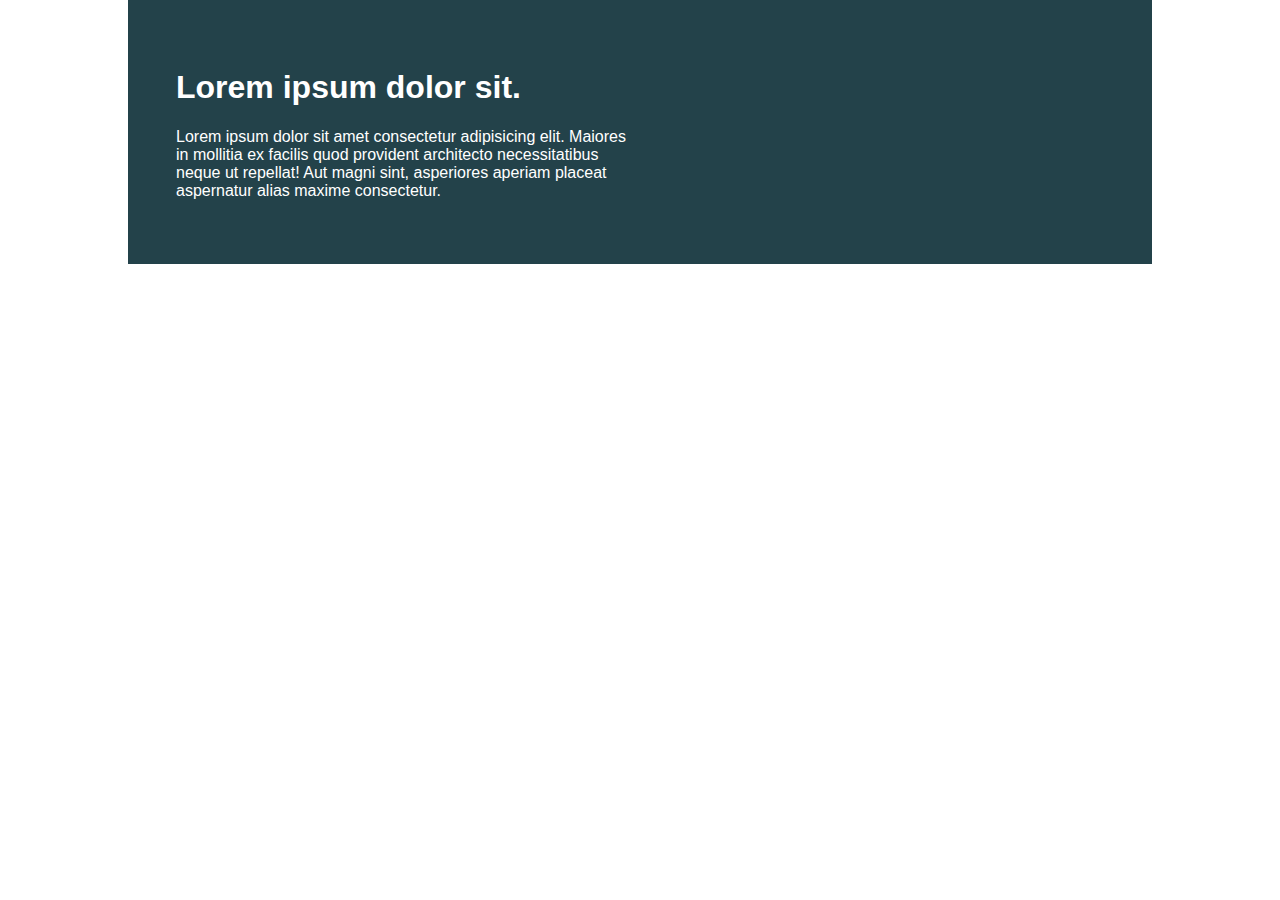
<file: challenge01/index.html>
<!DOCTYPE html>
<html lang="en">
  <head>
    <meta charset="UTF-8" />
    <meta name="viewport" content="width=device-width, initial-scale=1.0" />
    <title>Day 01</title>

    <link rel="stylesheet" href="style.css" />
  </head>

  <body>
    <div class="container">
      <div class="intro-content">
        <h1>Lorem ipsum dolor sit.</h1>
        <p>
          Lorem ipsum dolor sit amet consectetur adipisicing elit. Maiores in
          mollitia ex facilis quod provident architecto necessitatibus neque ut
          repellat! Aut magni sint, asperiores aperiam placeat aspernatur alias
          maxime consectetur.
        </p>
      </div>
    </div>
  </body>
</html>
</file>
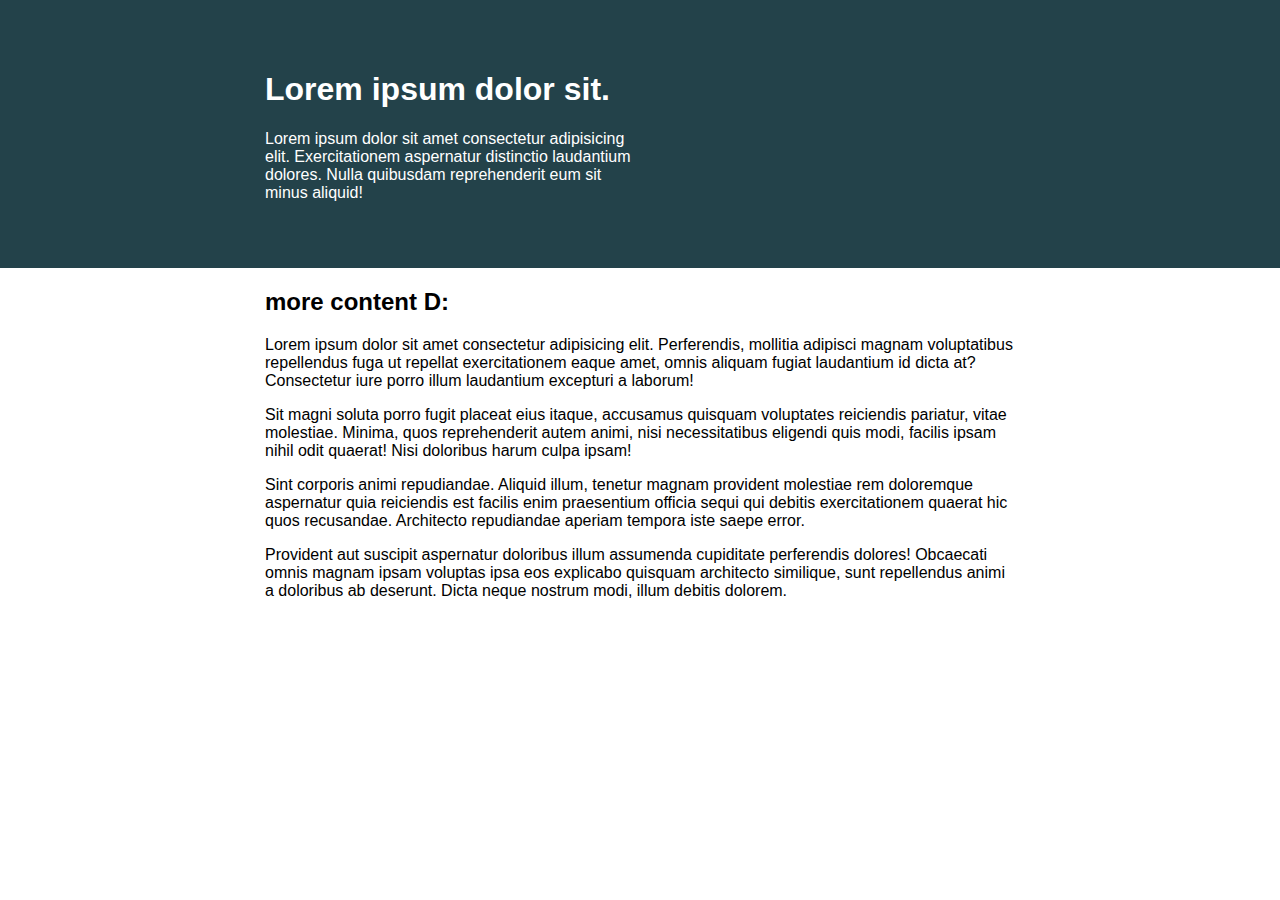
<file: challenge02/index.html>
<!DOCTYPE html>
<html lang="en">
<head> 
    <meta charset="UTF-8">
    <meta name="viewport" content="width=device-width, initial-scale=1.0">
    <title>Day 01</title>
 
    <link rel="stylesheet" href="style.css">
</head>
<body>

    <div class="intro">
        <div class="container">
            <div class="intro-content">
                <h1>Lorem ipsum dolor sit.</h1>
                <p>Lorem ipsum dolor sit amet consectetur adipisicing elit. Exercitationem aspernatur distinctio laudantium dolores. Nulla quibusdam reprehenderit eum sit minus aliquid!</p>
            </div>
        </div>
    </div>


    <div class="container">
        <h2>more content D:</h2>
        <p>Lorem ipsum dolor sit amet consectetur adipisicing elit. Perferendis, mollitia adipisci magnam voluptatibus repellendus fuga ut repellat exercitationem eaque amet, omnis aliquam fugiat laudantium id dicta at? Consectetur iure porro illum laudantium excepturi a laborum!</p>
        <p>Sit magni soluta porro fugit placeat eius itaque, accusamus quisquam voluptates reiciendis pariatur, vitae molestiae. Minima, quos reprehenderit autem animi, nisi necessitatibus eligendi quis modi, facilis ipsam nihil odit quaerat! Nisi doloribus harum culpa ipsam!</p>
        <p>Sint corporis animi repudiandae. Aliquid illum, tenetur magnam provident molestiae rem doloremque aspernatur quia reiciendis est facilis enim praesentium officia sequi qui debitis exercitationem quaerat hic quos recusandae. Architecto repudiandae aperiam tempora iste saepe error.</p>
        <p>Provident aut suscipit aspernatur doloribus illum assumenda cupiditate perferendis dolores! Obcaecati omnis magnam ipsam voluptas ipsa eos explicabo quisquam architecto similique, sunt repellendus animi a doloribus ab deserunt. Dicta neque nostrum modi, illum debitis dolorem.</p>
    </div>


</body>
</html>
</file>
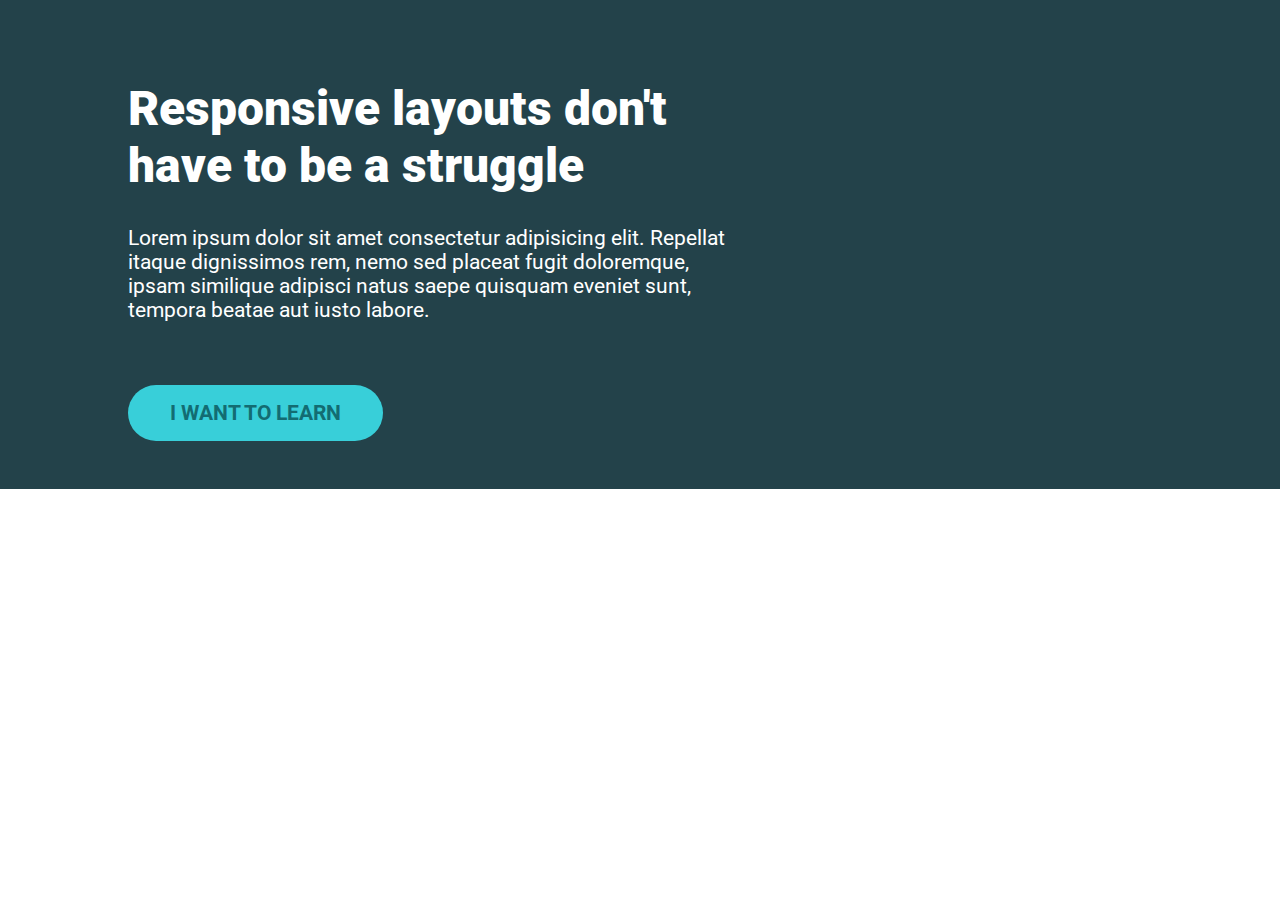
<file: challenge03/index.html>
<!DOCTYPE html>
<html lang="en">
  <head>
    <meta charset="UTF-8" />
    <meta http-equiv="X-UA-Compatible" content="IE=edge" />
    <meta name="viewport" content="width=device-width, initial-scale=1.0" />
    <title>Challenge 03</title>
    <link rel="stylesheet" href="style.css" />
  </head>
  <body>
    <section class="hero">
      <div class="container">
        <div class="hero__text">
          <h1>Responsive layouts don't have to be a struggle</h1>
          <p>
            Lorem ipsum dolor sit amet consectetur adipisicing elit. Repellat
            itaque dignissimos rem, nemo sed placeat fugit doloremque, ipsam
            similique adipisci natus saepe quisquam eveniet sunt, tempora beatae
            aut iusto labore.
          </p>
          <a href="#" class="btn">i want to learn</a>
        </div>
      </div>
    </section>
  </body>
</html>
</file>
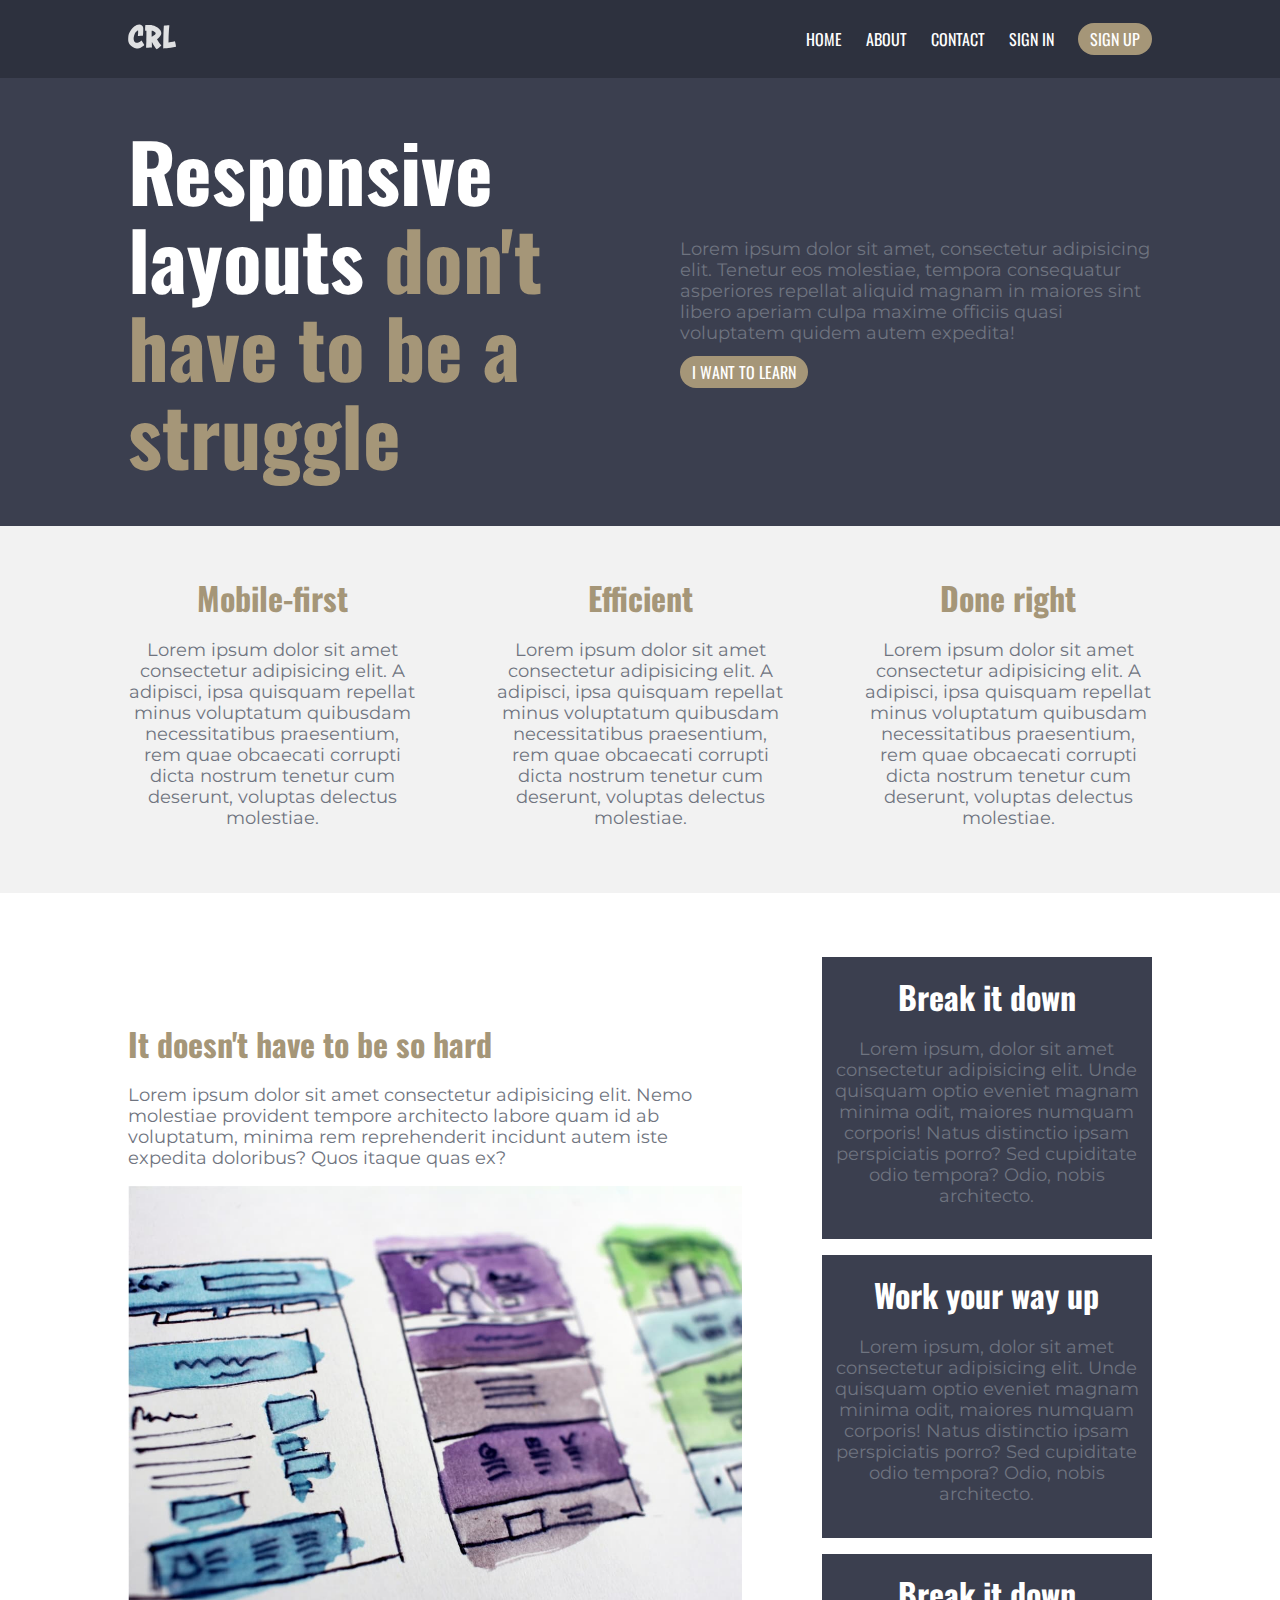
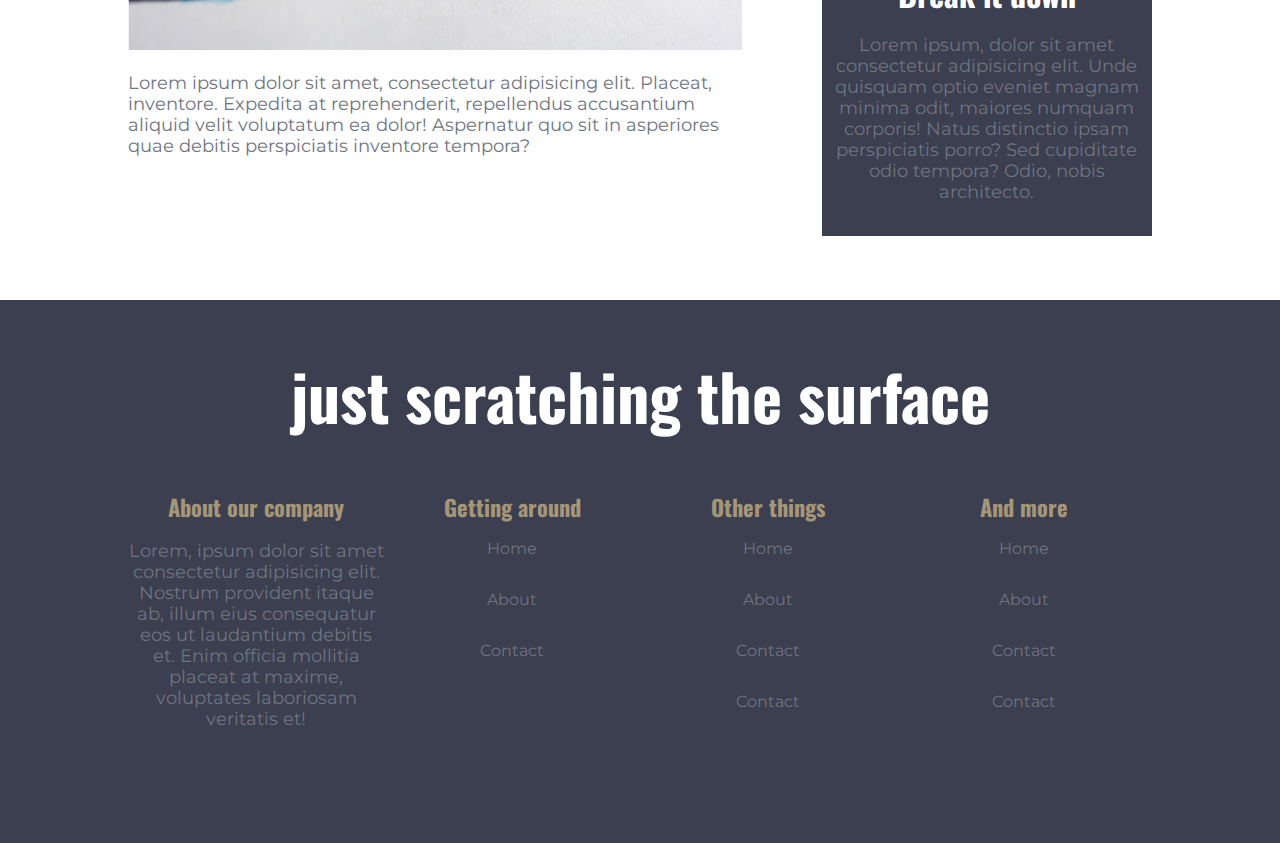
<file: final-challenge/index.html>
<!DOCTYPE html>
<html lang="en">
  <head>
    <meta charset="UTF-8" />
    <meta http-equiv="X-UA-Compatible" content="IE=edge" />
    <meta name="viewport" content="width=device-width, initial-scale=1.0" />
    <title>Document</title>
    <link rel="stylesheet" href="style.css" />
  </head>
  <body>
    <header class="header">
      <div class="container row">
        <button class="nav-toggle" aria-label="open navigation">
          <span class="hamburger"></span>
        </button>
        <!-- logo -->
        <a class="logo" href="#">
          <img src="./logo.svg" alt="logo" />
        </a>
        <!-- nav -->
        <nav class="nav">
          <!-- nav left -->
          <ul class="nav__list nav__list--primary">
            <li class="nav__item">
              <a href="#" class="nav__link">Home</a>
            </li>
            <li class="nav__item">
              <a href="#" class="nav__link">About</a>
            </li>
            <li class="nav__item">
              <a href="#" class="nav__link">Contact</a>
            </li>
          </ul>
          <!-- nav right -->
          <ul class="nav__list nav__list--secondary">
            <li class="nav__item">
              <a href="#" class="nav__link">Sign In</a>
            </li>
            <li class="nav__item">
              <a href="#" class="nav__link nav__link--button">Sign up</a>
            </li>
          </ul>
        </nav>
      </div>
    </header>

    <main class="main">
      <section class="hero">
        <div class="container row">
          <h1 class="col">
            Responsive layouts
            <span class="accent">don't have to be a struggle</span>
          </h1>
          <div class="col">
            <p>
              Lorem ipsum dolor sit amet, consectetur adipisicing elit. Tenetur
              eos molestiae, tempora consequatur asperiores repellat aliquid
              magnam in maiores sint libero aperiam culpa maxime officiis quasi
              voluptatem quidem autem expedita!
            </p>
            <a href="#" class="nav__link nav__link--button">i want to learn</a>
          </div>
        </div>
      </section>

      <section class="cards">
        <div class="container row">
          <div class="col">
            <h3 class="accent">Mobile-first</h3>
            <p>
              Lorem ipsum dolor sit amet consectetur adipisicing elit. A
              adipisci, ipsa quisquam repellat minus voluptatum quibusdam
              necessitatibus praesentium, rem quae obcaecati corrupti dicta
              nostrum tenetur cum deserunt, voluptas delectus molestiae.
            </p>
          </div>
          <div class="col">
            <h3 class="accent">Efficient</h3>
            <p>
              Lorem ipsum dolor sit amet consectetur adipisicing elit. A
              adipisci, ipsa quisquam repellat minus voluptatum quibusdam
              necessitatibus praesentium, rem quae obcaecati corrupti dicta
              nostrum tenetur cum deserunt, voluptas delectus molestiae.
            </p>
          </div>
          <div class="col">
            <h3 class="accent">Done right</h3>
            <p>
              Lorem ipsum dolor sit amet consectetur adipisicing elit. A
              adipisci, ipsa quisquam repellat minus voluptatum quibusdam
              necessitatibus praesentium, rem quae obcaecati corrupti dicta
              nostrum tenetur cum deserunt, voluptas delectus molestiae.
            </p>
          </div>
        </div>
      </section>

      <section class="section-3">
        <div class="container row">
          <div class="section-3-left">
            <h3 class="accent">It doesn't have to be so hard</h3>
            <p>
              Lorem ipsum dolor sit amet consectetur adipisicing elit. Nemo
              molestiae provident tempore architecto labore quam id ab
              voluptatum, minima rem reprehenderit incidunt autem iste expedita
              doloribus? Quos itaque quas ex?
            </p>
            <img src="./the-image.jpg" alt="image" />
            <p>
              Lorem ipsum dolor sit amet, consectetur adipisicing elit. Placeat,
              inventore. Expedita at reprehenderit, repellendus accusantium
              aliquid velit voluptatum ea dolor! Aspernatur quo sit in
              asperiores quae debitis perspiciatis inventore tempora?
            </p>
          </div>
          <aside class="aside">
            <div class="card">
              <h3>Break it down</h3>
              <p>
                Lorem ipsum, dolor sit amet consectetur adipisicing elit. Unde
                quisquam optio eveniet magnam minima odit, maiores numquam
                corporis! Natus distinctio ipsam perspiciatis porro? Sed
                cupiditate odio tempora? Odio, nobis architecto.
              </p>
            </div>
            <div class="card">
              <h3>Work your way up</h3>
              <p>
                Lorem ipsum, dolor sit amet consectetur adipisicing elit. Unde
                quisquam optio eveniet magnam minima odit, maiores numquam
                corporis! Natus distinctio ipsam perspiciatis porro? Sed
                cupiditate odio tempora? Odio, nobis architecto.
              </p>
            </div>
            <div class="card">
              <h3>Break it down</h3>
              <p>
                Lorem ipsum, dolor sit amet consectetur adipisicing elit. Unde
                quisquam optio eveniet magnam minima odit, maiores numquam
                corporis! Natus distinctio ipsam perspiciatis porro? Sed
                cupiditate odio tempora? Odio, nobis architecto.
              </p>
            </div>
          </aside>
        </div>
      </section>
    </main>

    <footer class="footer">
      <div class="container">
        <h2>just scratching the surface</h2>
        <div class="row-footer">
          <div class="col">
            <h4 class="accent">About our company</h4>
            <p>
              Lorem, ipsum dolor sit amet consectetur adipisicing elit. Nostrum
              provident itaque ab, illum eius consequatur eos ut laudantium
              debitis et. Enim officia mollitia placeat at maxime, voluptates
              laboriosam veritatis et!
            </p>
          </div>
          <div class="col">
            <h4 class="accent">Getting around</h4>
            <ul>
              <li class="footer-nav__item">
                <a href="#" class="footer-nav__link">Home</a>
              </li>
              <li class="footer-nav__item">
                <a href="#" class="footer-nav__link">About</a>
              </li>
              <li class="footer-nav__item" class="footer-nav__item">
                <a href="#" class="footer-nav__link">Contact</a>
              </li>
            </ul>
          </div>
          <div class="col">
            <h4 class="accent">Other things</h4>
            <ul>
              <li class="footer-nav__item">
                <a href="#" class="footer-nav__link">Home</a>
              </li>
              <li class="footer-nav__item">
                <a href="#" class="footer-nav__link">About</a>
              </li>
              <li class="footer-nav__item">
                <a href="#" class="footer-nav__link">Contact</a>
              </li>
              <li class="footer-nav__item">
                <a href="#" class="footer-nav__link">Contact</a>
              </li>
            </ul>
          </div>
          <div class="col">
            <h4 class="accent">And more</h4>
            <ul>
              <li class="footer-nav__item">
                <a href="#" class="footer-nav__link">Home</a>
              </li>
              <li class="footer-nav__item">
                <a href="#" class="footer-nav__link">About</a>
              </li>
              <li class="footer-nav__item">
                <a href="#" class="footer-nav__link">Contact</a>
              </li>
              <li class="footer-nav__item">
                <a href="#" class="footer-nav__link">Contact</a>
              </li>
            </ul>
          </div>
        </div>
      </div>
    </footer>

    <script src="./main.js"></script>
  </body>
</html>
</file>
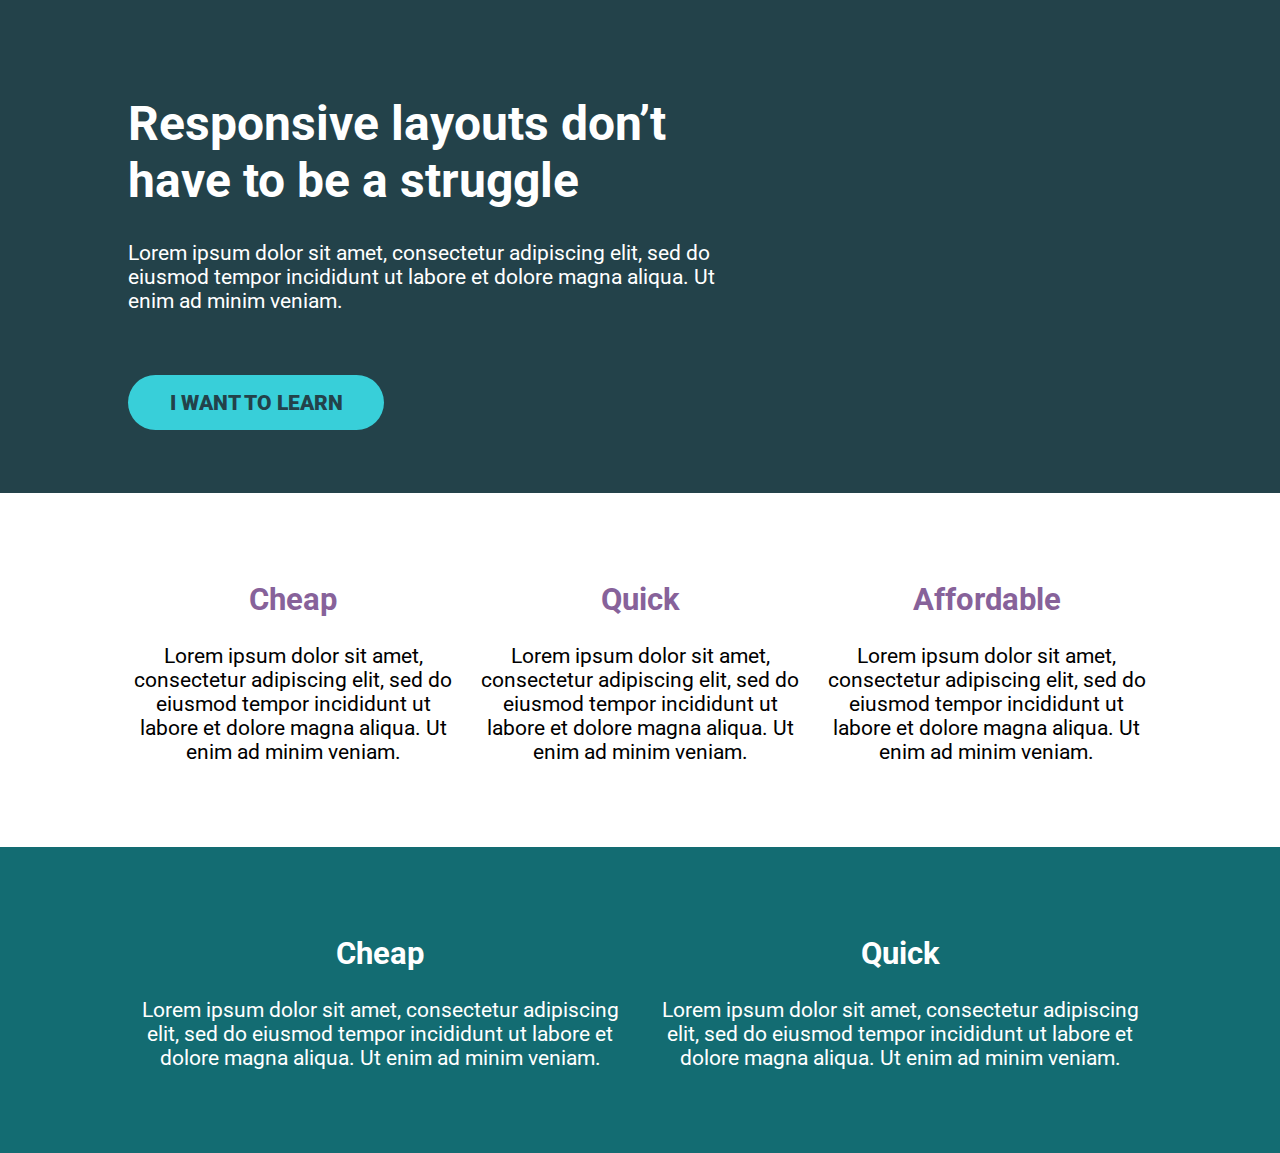
<file: flexbox-challenge-01/index.html>
<!DOCTYPE html>
<html lang="en">
  <head>
    <meta charset="UTF-8" />
    <meta name="viewport" content="width=device-width, initial-scale=1.0" />
    <title>Challenge time!</title>
    <link
      href="https://fonts.googleapis.com/css2?family=Roboto:wght@400;900&display=swap"
      rel="stylesheet"
    />
    <link rel="stylesheet" href="style.css" />
  </head>
  <body>
    <section class="hero">
      <div class="container">
        <div class="hero__text">
          <h1>Responsive layouts don’t have to be a struggle</h1>
          <p>
            Lorem ipsum dolor sit amet, consectetur adipiscing elit, sed do
            eiusmod tempor incididunt ut labore et dolore magna aliqua. Ut enim
            ad minim veniam.
          </p>
          <a href="#" class="btn">I want to learn</a>
        </div>
      </div>
    </section>

    <section class="three-col">
      <div class="container">
        <div class="row">
          <div class="col">
            <h2>Cheap</h2>
            <p>
              Lorem ipsum dolor sit amet, consectetur adipiscing elit, sed do
              eiusmod tempor incididunt ut labore et dolore magna aliqua. Ut
              enim ad minim veniam.
            </p>
          </div>
          <div class="col">
            <h2>Quick</h2>
            <p>
              Lorem ipsum dolor sit amet, consectetur adipiscing elit, sed do
              eiusmod tempor incididunt ut labore et dolore magna aliqua. Ut
              enim ad minim veniam.
            </p>
          </div>
          <div class="col">
            <h2>Affordable</h2>
            <p>
              Lorem ipsum dolor sit amet, consectetur adipiscing elit, sed do
              eiusmod tempor incididunt ut labore et dolore magna aliqua. Ut
              enim ad minim veniam.
            </p>
          </div>
        </div>
      </div>
    </section>

    <section class="two-col">
      <div class="container">
        <div class="row">
          <div class="col">
            <h2>Cheap</h2>
            <p>
              Lorem ipsum dolor sit amet, consectetur adipiscing elit, sed do
              eiusmod tempor incididunt ut labore et dolore magna aliqua. Ut
              enim ad minim veniam.
            </p>
          </div>
          <div class="col">
            <h2>Quick</h2>
            <p>
              Lorem ipsum dolor sit amet, consectetur adipiscing elit, sed do
              eiusmod tempor incididunt ut labore et dolore magna aliqua. Ut
              enim ad minim veniam.
            </p>
          </div>
        </div>
      </div>
    </section>
  </body>
</html>
</file>
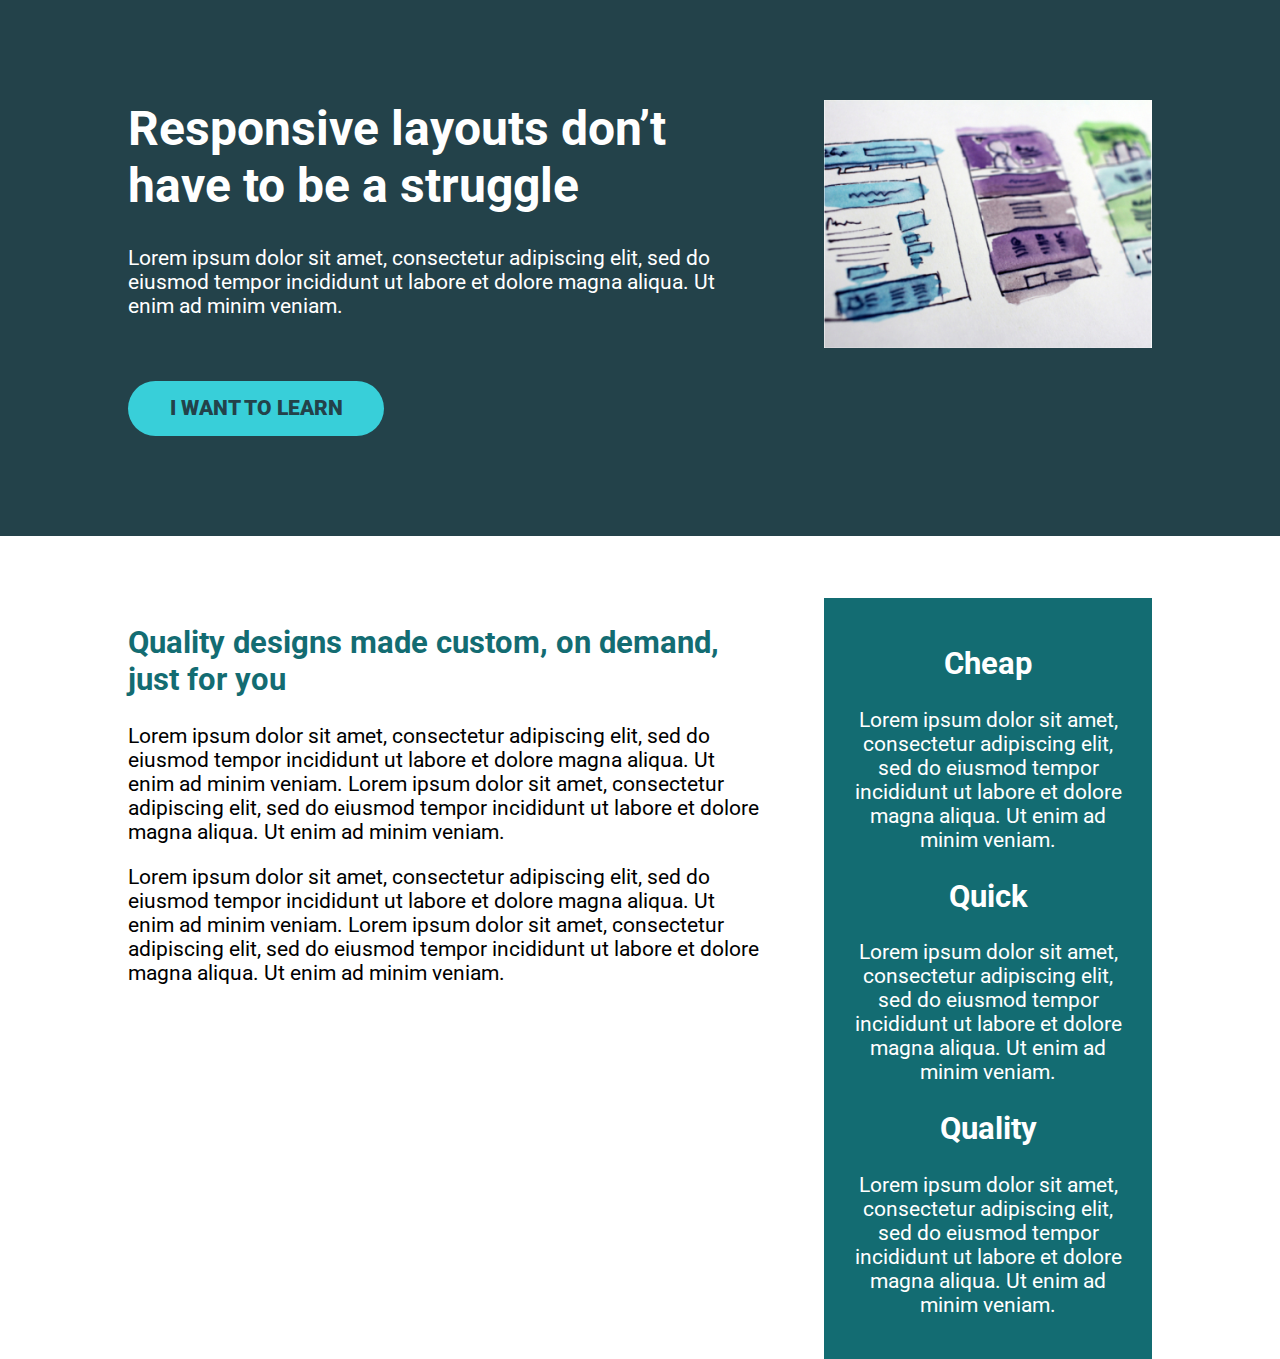
<file: flexbox-challenge-02/index.html>
<!DOCTYPE html>
<html lang="en">
  <head>
    <meta charset="UTF-8" />
    <meta name="viewport" content="width=device-width, initial-scale=1.0" />
    <title>Conquering Rsponsive Layouts</title>
    <link
      href="https://fonts.googleapis.com/css2?family=Roboto:wght@400;900&display=swap"
      rel="stylesheet"
    />
    <link rel="stylesheet" href="style.css" />
  </head>
  <body>
    <header class="hero">
      <div class="container row">
        <div class="hero__text">
          <h1>Responsive layouts don’t have to be a struggle</h1>
          <p>
            Lorem ipsum dolor sit amet, consectetur adipiscing elit, sed do
            eiusmod tempor incididunt ut labore et dolore magna aliqua. Ut enim
            ad minim veniam.
          </p>
          <a href="#" class="btn">I want to learn</a>
        </div>
        <img class="hero__img" src="./img/hero-img.jpg" alt="UX" />
      </div>
    </header>

    <main class="main container row">
      <section class="primary-content">
        <h2 class="section-title">
          Quality designs made custom, on demand, just for you
        </h2>
        <p>
          Lorem ipsum dolor sit amet, consectetur adipiscing elit, sed do
          eiusmod tempor incididunt ut labore et dolore magna aliqua. Ut enim ad
          minim veniam. Lorem ipsum dolor sit amet, consectetur adipiscing elit,
          sed do eiusmod tempor incididunt ut labore et dolore magna aliqua. Ut
          enim ad minim veniam.
        </p>
        <p>
          Lorem ipsum dolor sit amet, consectetur adipiscing elit, sed do
          eiusmod tempor incididunt ut labore et dolore magna aliqua. Ut enim ad
          minim veniam. Lorem ipsum dolor sit amet, consectetur adipiscing elit,
          sed do eiusmod tempor incididunt ut labore et dolore magna aliqua. Ut
          enim ad minim veniam.
        </p>
      </section>
      <aside class="sidebar">
        <h2 class="sidebar-title">Cheap</h2>
        <p>
          Lorem ipsum dolor sit amet, consectetur adipiscing elit, sed do
          eiusmod tempor incididunt ut labore et dolore magna aliqua. Ut enim ad
          minim veniam.
        </p>

        <h2 class="sidebar-title">Quick</h2>
        <p>
          Lorem ipsum dolor sit amet, consectetur adipiscing elit, sed do
          eiusmod tempor incididunt ut labore et dolore magna aliqua. Ut enim ad
          minim veniam.
        </p>

        <h2 class="sidebar-title">Quality</h2>
        <p>
          Lorem ipsum dolor sit amet, consectetur adipiscing elit, sed do
          eiusmod tempor incididunt ut labore et dolore magna aliqua. Ut enim ad
          minim veniam.
        </p>
      </aside>
    </main>
  </body>
</html>
</file>
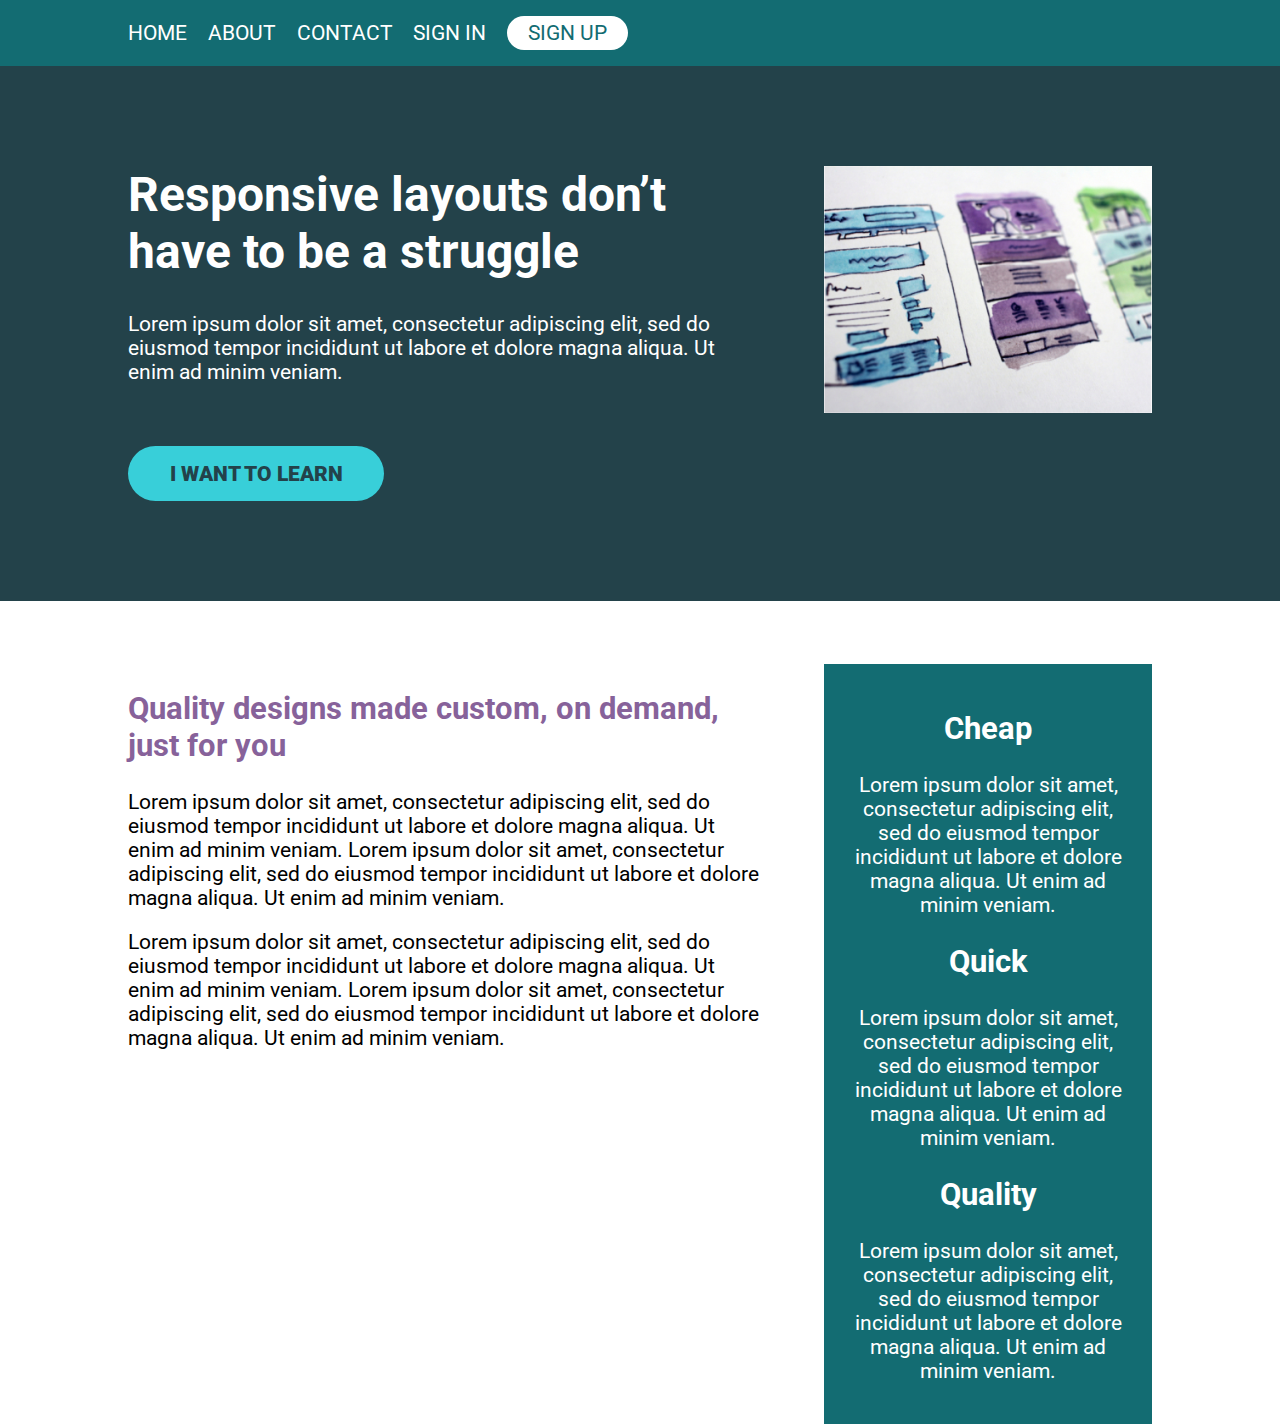
<file: flexbox-challenge-03/index.html>
<!DOCTYPE html>
<html lang="en">
  <head>
    <meta charset="UTF-8" />
    <meta name="viewport" content="width=device-width, initial-scale=1.0" />
    <title>Conquering Responsive Layouts</title>
    <link
      href="https://fonts.googleapis.com/css2?family=Roboto:wght@400;900&display=swap"
      rel="stylesheet"
    />
    <link rel="stylesheet" href="style.css" />
  </head>
  <body>
    <header>
      <div class="container">
        <nav class="nav">
          <ul class="nav__list">
            <li class="nav__item"><a href="#" class="nav__link">Home</a></li>
            <li class="nav__item"><a href="#" class="nav__link">About</a></li>
            <li class="nav__item"><a href="#" class="nav__link">Contact</a></li>
            <li class="nav__item"><a href="#" class="nav__link">Sign In</a></li>
            <li class="nav__item">
              <a href="#" class="nav__link nav__link--button">Sign up</a>
            </li>
          </ul>
        </nav>
      </div>
    </header>

    <section class="hero">
      <div class="container row">
        <div class="hero__text">
          <h1>Responsive layouts don’t have to be a struggle</h1>
          <p>
            Lorem ipsum dolor sit amet, consectetur adipiscing elit, sed do
            eiusmod tempor incididunt ut labore et dolore magna aliqua. Ut enim
            ad minim veniam.
          </p>
          <a href="#" class="btn">I want to learn</a>
        </div>
        <img
          src="img/hero-img.jpg"
          alt="UX design sketches"
          class="hero__img"
        />
      </div>
    </section>

    <main class="main container row">
      <section class="primary-content">
        <h2 class="section-title">
          Quality designs made custom, on demand, just for you
        </h2>
        <p>
          Lorem ipsum dolor sit amet, consectetur adipiscing elit, sed do
          eiusmod tempor incididunt ut labore et dolore magna aliqua. Ut enim ad
          minim veniam. Lorem ipsum dolor sit amet, consectetur adipiscing elit,
          sed do eiusmod tempor incididunt ut labore et dolore magna aliqua. Ut
          enim ad minim veniam.
        </p>
        <p>
          Lorem ipsum dolor sit amet, consectetur adipiscing elit, sed do
          eiusmod tempor incididunt ut labore et dolore magna aliqua. Ut enim ad
          minim veniam. Lorem ipsum dolor sit amet, consectetur adipiscing elit,
          sed do eiusmod tempor incididunt ut labore et dolore magna aliqua. Ut
          enim ad minim veniam.
        </p>
      </section>
      <aside class="sidebar">
        <h2 class="sidebar-title">Cheap</h2>
        <p>
          Lorem ipsum dolor sit amet, consectetur adipiscing elit, sed do
          eiusmod tempor incididunt ut labore et dolore magna aliqua. Ut enim ad
          minim veniam.
        </p>

        <h2 class="sidebar-title">Quick</h2>
        <p>
          Lorem ipsum dolor sit amet, consectetur adipiscing elit, sed do
          eiusmod tempor incididunt ut labore et dolore magna aliqua. Ut enim ad
          minim veniam.
        </p>

        <h2 class="sidebar-title">Quality</h2>
        <p>
          Lorem ipsum dolor sit amet, consectetur adipiscing elit, sed do
          eiusmod tempor incididunt ut labore et dolore magna aliqua. Ut enim ad
          minim veniam.
        </p>
      </aside>
    </main>
  </body>
</html>
</file>
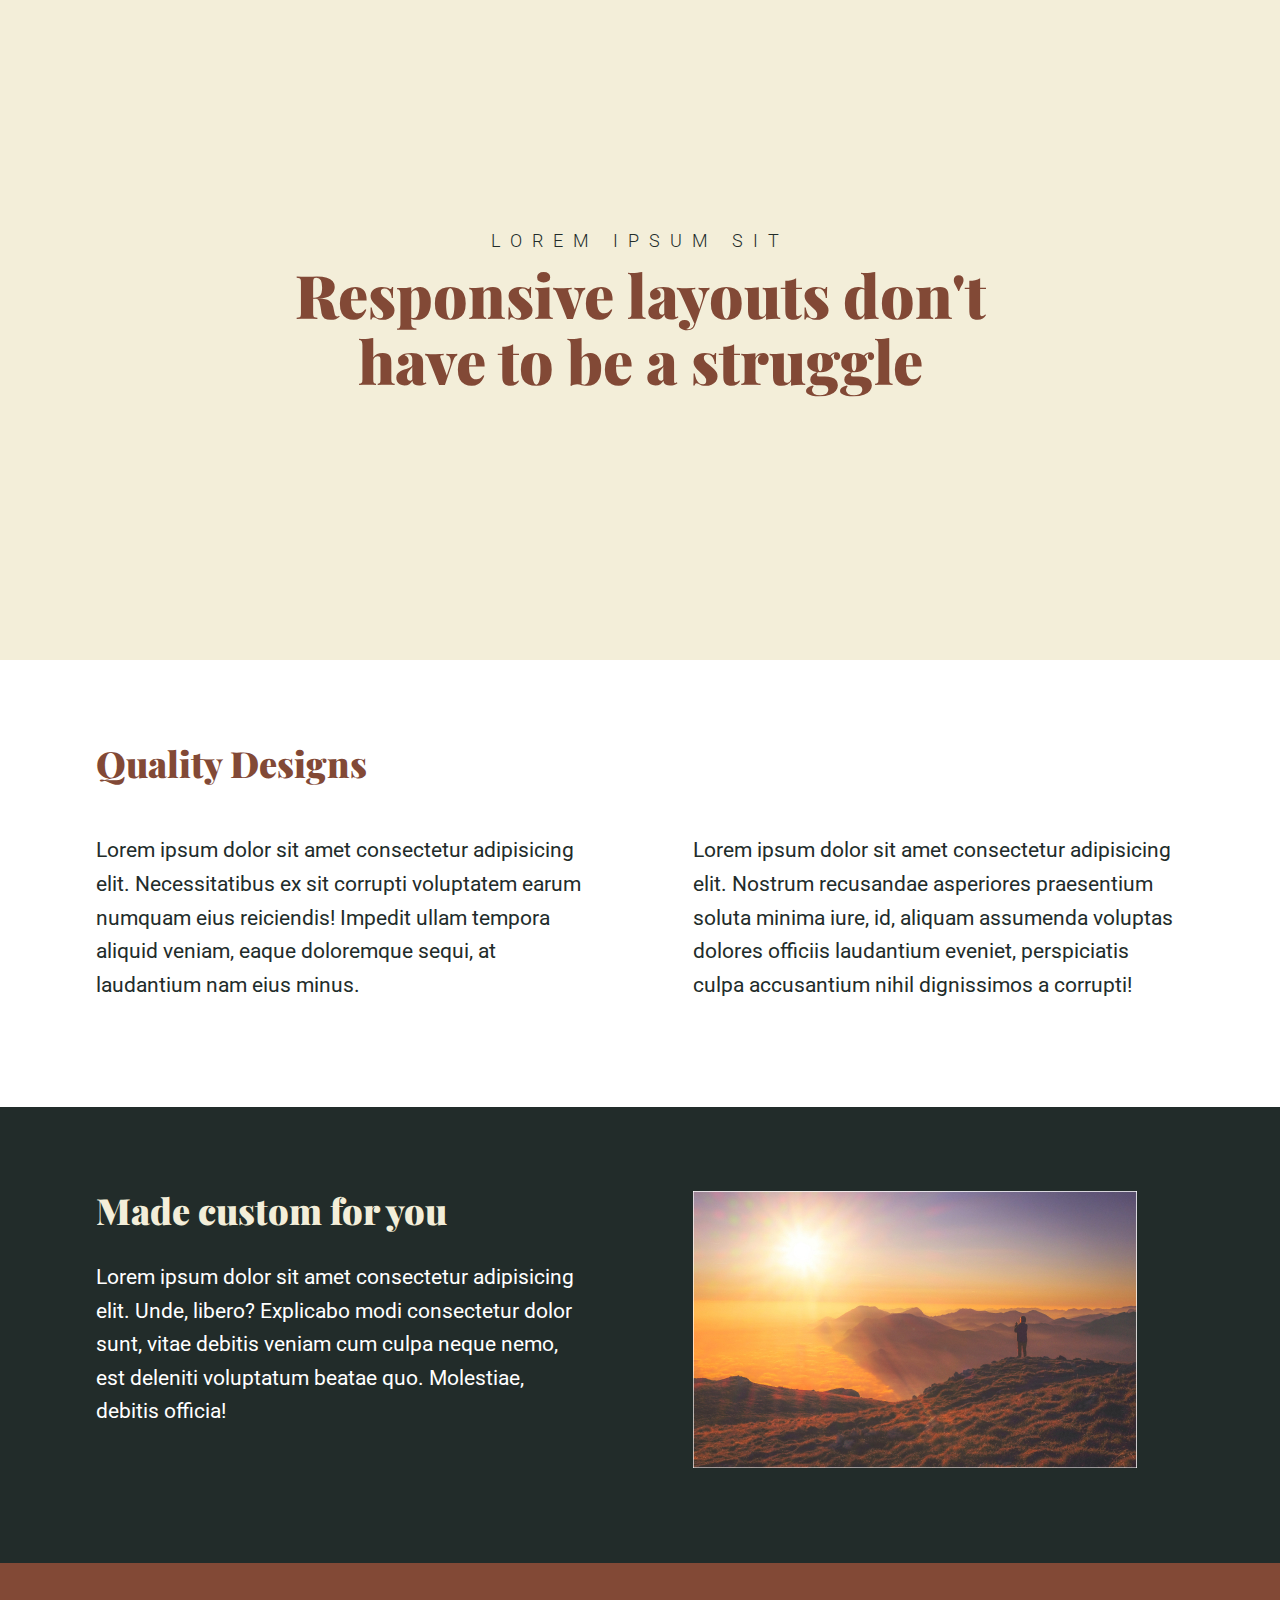
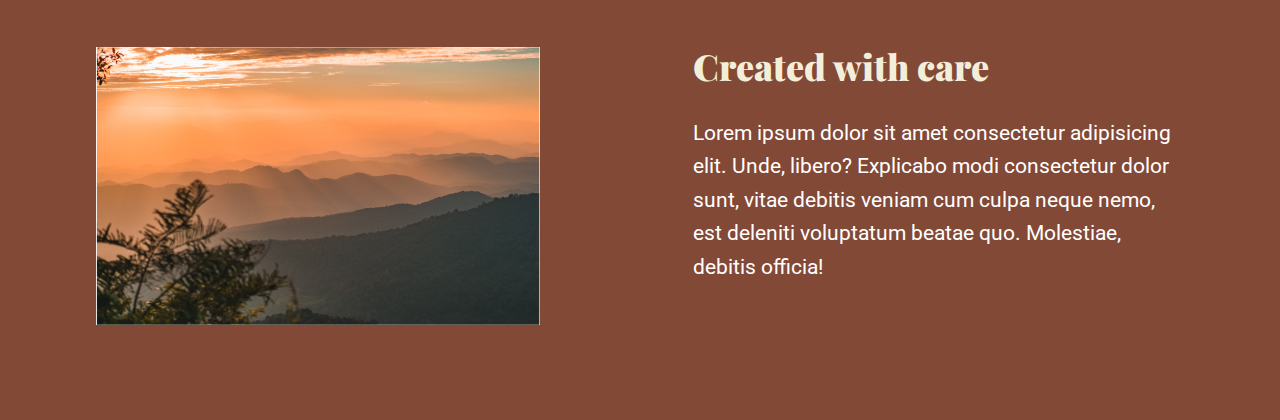
<file: flexbox-challenge-04/index.html>
<!DOCTYPE html>
<html lang="en">
  <head>
    <meta charset="UTF-8" />
    <meta http-equiv="X-UA-Compatible" content="IE=edge" />
    <meta name="viewport" content="width=device-width, initial-scale=1.0" />
    <title>Document</title>
    <link rel="stylesheet" href="style.css" />
  </head>
  <body>
    <section class="intro">
      <div class="container">
        <p class="intro__text">lorem ipsum sit</p>
        <h1 class="intro__title">
          Responsive layouts don't<br />
          have to be a struggle
        </h1>
      </div>
    </section>

    <section class="section-two">
      <div class="container">
        <h2 class="section-title section-title--dark">Quality Designs</h2>
        <div class="row">
          <div class="col">
            <p>
              Lorem ipsum dolor sit amet consectetur adipisicing elit.
              Necessitatibus ex sit corrupti voluptatem earum numquam eius
              reiciendis! Impedit ullam tempora aliquid veniam, eaque doloremque
              sequi, at laudantium nam eius minus.
            </p>
          </div>
          <div class="col">
            <p>
              Lorem ipsum dolor sit amet consectetur adipisicing elit. Nostrum
              recusandae asperiores praesentium soluta minima iure, id, aliquam
              assumenda voluptas dolores officiis laudantium eveniet,
              perspiciatis culpa accusantium nihil dignissimos a corrupti!
            </p>
          </div>
        </div>
      </div>
    </section>

    <section class="section-three">
      <div class="container row">
        <div class="col">
          <h2 class="section-title">Made custom for you</h2>
          <p>
            Lorem ipsum dolor sit amet consectetur adipisicing elit. Unde,
            libero? Explicabo modi consectetur dolor sunt, vitae debitis veniam
            cum culpa neque nemo, est deleniti voluptatum beatae quo. Molestiae,
            debitis officia!
          </p>
        </div>
        <div class="col">
          <img src="./image-01.jpg" alt="a sunset over a mountain range" />
        </div>
      </div>
    </section>

    <section class="section-four">
      <div class="container row">
        <div class="col">
          <img
            src="./image-02.jpg"
            alt="a sunset over a mountain range with tree branches in the forest"
          />
        </div>
        <div class="col">
          <h2 class="section-title">Created with care</h2>
          <p>
            Lorem ipsum dolor sit amet consectetur adipisicing elit. Unde,
            libero? Explicabo modi consectetur dolor sunt, vitae debitis veniam
            cum culpa neque nemo, est deleniti voluptatum beatae quo. Molestiae,
            debitis officia!
          </p>
        </div>
      </div>
    </section>
  </body>
</html>
</file>
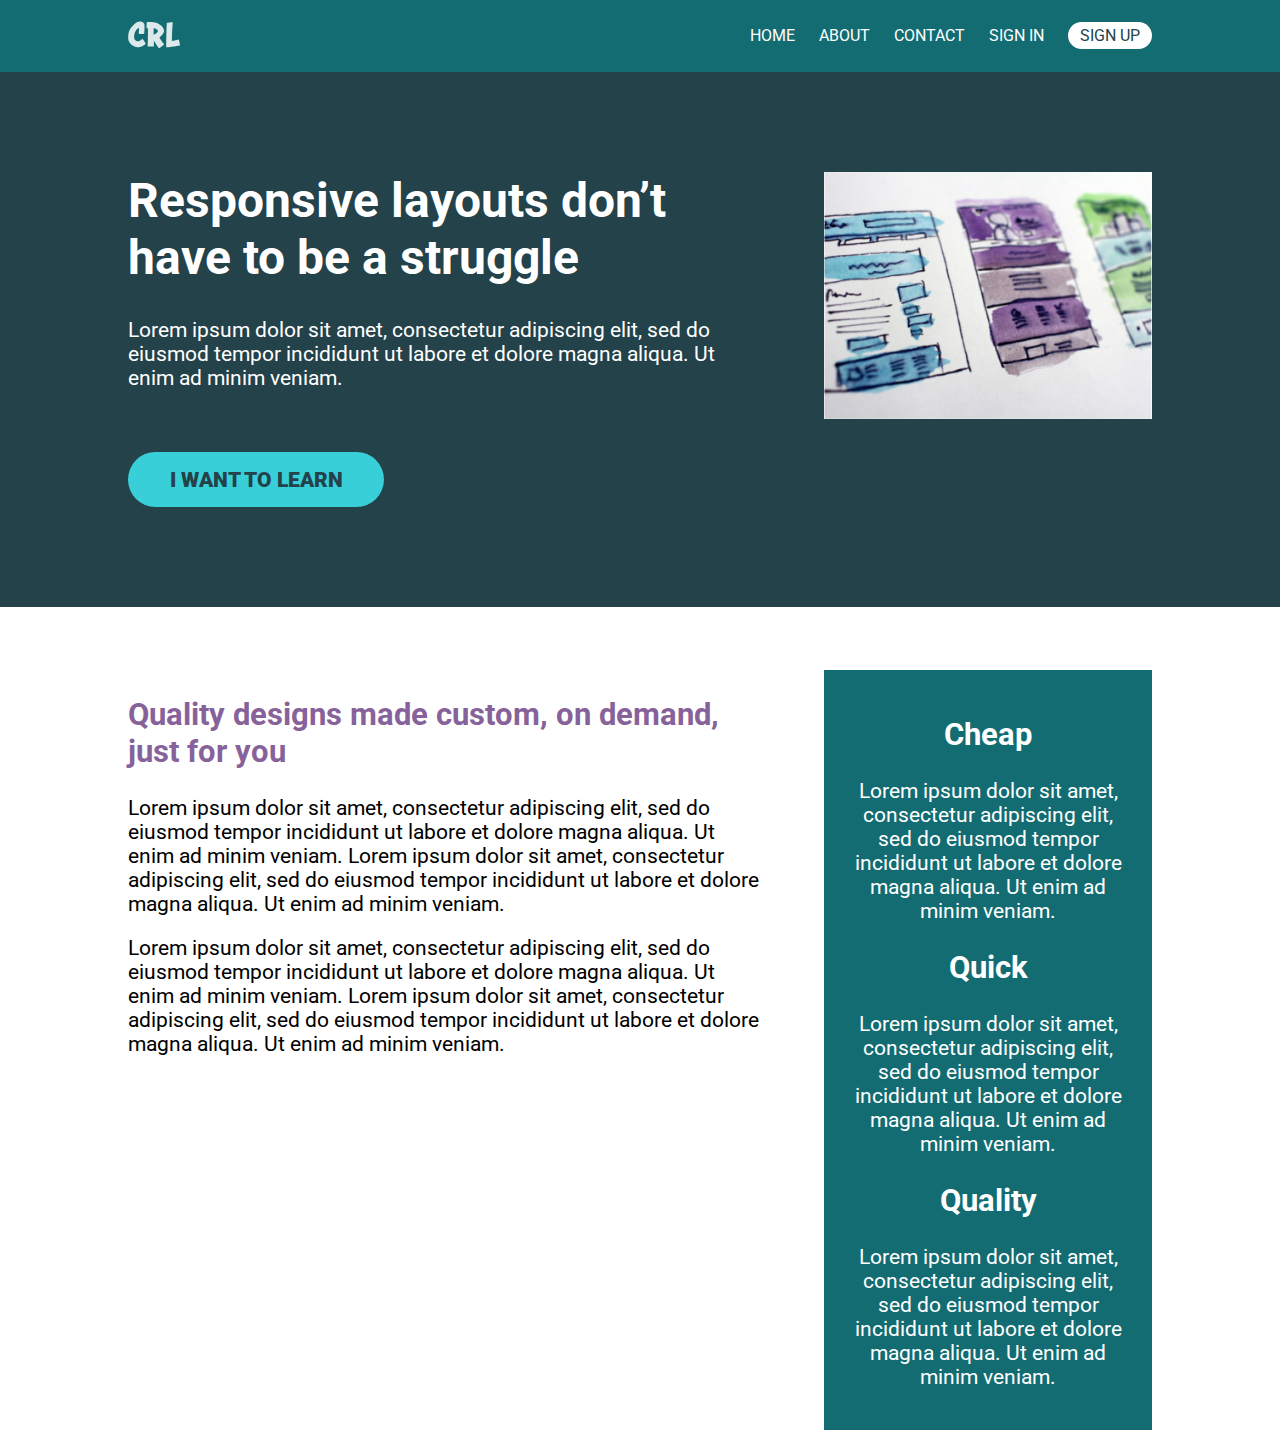
<file: nav-challenge/index.html>
<!DOCTYPE html>
<html lang="en">
<head>
    <meta charset="UTF-8">
    <meta name="viewport" content="width=device-width, initial-scale=1.0">
    <title>Conquering Responsive Layouts</title>
    <link href="https://fonts.googleapis.com/css2?family=Roboto:wght@400;900&display=swap" rel="stylesheet"> 
    <link rel="stylesheet" href="style.css">
</head>
<body>
    <header> 
        <div class="container row">
            <button class="nav-toggle" aria-label="open navigation">
                <span class="hamburger"></span>
            </button>
            <a class="logo" href="#">
                <img src="img/logo.svg" alt="conquering responsive layouts">
            </a>
            <nav class="nav">
                <ul class="nav__list nav__list--primary">
                    <li class="nav__item"><a href="#" class="nav__link">Home</a></li>
                    <li class="nav__item"><a href="#" class="nav__link">About</a></li>
                    <li class="nav__item"><a href="#" class="nav__link">Contact</a></li>
                </ul>
                <ul class="nav__list nav__list--secondary">
                    <li class="nav__item"><a href="#" class="nav__link">Sign In</a></li>
                    <li class="nav__item"><a href="#" class="nav__link nav__link--button">Sign up</a></li>
                </ul>
            </nav>
        </div>
    </header>
    
    <section class="hero">
        <div class="container row">
            <div class="hero__text">
                <h1>Responsive layouts don’t have to be a struggle</h1>
                <p>Lorem ipsum dolor sit amet, consectetur adipiscing elit, sed do eiusmod tempor incididunt ut labore et dolore magna aliqua. Ut enim ad minim veniam.</p>
                <a href="#" class="btn">I want to learn</a>
            </div>
            <img src="img/hero-img.jpg" alt="UX design sketches" class="hero__img">
        </div>
    </section> 

    <main class="main container row">
            <section class="primary-content">
                <h2 class="section-title">Quality designs made custom, on demand, just for you</h2>
                <p>Lorem ipsum dolor sit amet, consectetur adipiscing elit, sed do eiusmod tempor incididunt ut labore et dolore magna aliqua. Ut enim ad minim veniam. Lorem ipsum dolor sit amet, consectetur adipiscing elit, sed do eiusmod tempor incididunt ut labore et dolore magna aliqua. Ut enim ad minim veniam.</p>
                <p>Lorem ipsum dolor sit amet, consectetur adipiscing elit, sed do eiusmod tempor incididunt ut labore et dolore magna aliqua. Ut enim ad minim veniam. Lorem ipsum dolor sit amet, consectetur adipiscing elit, sed do eiusmod tempor incididunt ut labore et dolore magna aliqua. Ut enim ad minim veniam.</p>
            </section>
            <aside class="sidebar">
                <h2 class="sidebar-title">Cheap</h2>
                <p>Lorem ipsum dolor sit amet, consectetur adipiscing elit, sed do eiusmod tempor incididunt ut labore et dolore magna aliqua. Ut enim ad minim veniam.</p>

                <h2 class="sidebar-title">Quick</h2>
                <p>Lorem ipsum dolor sit amet, consectetur adipiscing elit, sed do eiusmod tempor incididunt ut labore et dolore magna aliqua. Ut enim ad minim veniam.</p>

                <h2 class="sidebar-title">Quality</h2>
                <p>Lorem ipsum dolor sit amet, consectetur adipiscing elit, sed do eiusmod tempor incididunt ut labore et dolore magna aliqua. Ut enim ad minim veniam.</p>
            </aside>
    </main>

    <script src="main.js"></script>

</body>
</html>
</file>
<file: challenge01/style.css>
* {
  box-sizing: border-box;
}

body {
  margin: 0;
  font-family: sans-serif;
}

.container {
  background: #23424a;
  color: #ffffff;
  width: 80%;
  margin: 0 auto;
  padding: 3em;
}

.intro-content {
  width: 50%;
}
</file>
<file: challenge02/style.css>
* {
  box-sizing: border-box;
}

body {
  margin: 0;
  font-family: sans-serif;
}

.container {
  width: 80%;
  max-width: 750px;
  margin: 0 auto;
}

.intro {
  background: #23424a;
  color: #ffffff;
  padding: 50px 0;
}

.intro-content {
  width: 50%;
}
</file>
<file: challenge03/style.css>
@import url("https://fonts.googleapis.com/css2?family=Roboto:wght@400;700;900&display=swap");

:root {
  --clr-primary: #23424a;
  --clr-secondary: #136c72;
  --clr-accent: #38cfd9;
  --neutral-100: #ffffff;
}

* {
  box-sizing: border-box;
}

body {
  margin: 0;
  font-family: "Roboto", sans-serif;
}

.container {
  width: 80%;
  max-width: 1100px;
  margin: 0 auto;
}

.hero {
  background-color: var(--clr-primary);
  color: var(--neutral-100);
  padding: 3em 0;
}

.hero__text {
  width: 60%;
}

.hero__text h1 {
  font-size: 48px;
  font-weight: 900;
}

.hero__text p {
  font-size: 21px;
  font-weight: 400;
  margin-bottom: 3em;
}

.btn {
  font-size: 21px;
  font-weight: 700;
  display: inline-block;
  color: var(--clr-secondary);
  background-color: var(--clr-accent);
  text-decoration: none;
  padding: 0.75em 2em;
  border-radius: 100px;
  text-transform: uppercase;
}

.btn:hover,
.btn:focus {
  opacity: 0.75;
}
</file>
<file: final-challenge/style.css>
@import url("https://fonts.googleapis.com/css2?family=Montserrat&family=Oswald:wght@700&display=swap");

:root {
  --clr-primary: hsl(226, 16%, 21%);
  --clr-secondary: hsl(226, 15%, 27%);
  --clr-accent-primary: hsl(40, 20%, 56%);
  --clr-accent-secondary: hsl(225, 7%, 47%);
  --clr-neutral-100: hsl(0, 0%, 100%);
  --clr-neutral-200: hsl(0, 0%, 95%);
  --ff-primary: "Oswald", sans-serif;
  --ff-secondary: "Montserrat", sans-serif;
}

*,
*::before,
*:active {
  box-sizing: border-box;
  margin: 0;
  padding: 0;
}

body {
  font-family: var(--ff-secondary);
}

img {
  max-width: 100%;
}

h1 {
  font-size: 2.5rem;
  font-family: var(--ff-primary);
  line-height: 1.1;
}

h2 {
  font-size: 2rem;
  font-family: var(--ff-primary);
}

h3 {
  font-size: 1.5rem;
  font-family: var(--ff-primary);
}

h4 {
  font-size: 1rem;
  font-family: var(--ff-primary);
}

p {
  font-size: 0.9rem;
  padding: 1em 0;
  color: var(--clr-accent-secondary);
}

section {
  padding: 3em 0;
}

.container {
  width: 80%;
  max-width: 1200px;
  margin-inline: auto;
}

.accent {
  color: var(--clr-accent-primary);
}

.header {
  background-color: var(--clr-primary);
  color: var(--clr-neutral-100);
  padding: 1.5em 0;
  font-family: var(--ff-primary);
  text-align: center;
}

.nav {
  width: 100%;
}

.nav-toggle {
  cursor: pointer;
  border: 0;
  width: 3em;
  height: 3em;
  padding: 0em;
  border-radius: 50%;
  background: #072a2d;
  color: white;
  transition: opacity 250ms ease;

  position: absolute;
  left: 0;
}

.nav-toggle:focus,
.nav-toggle:hover {
  opacity: 0.75;
}

.hamburger {
  width: 50%;
  position: relative;
}

.hamburger,
.hamburger::before,
.hamburger::after {
  display: block;
  margin: 0 auto;
  height: 3px;
  background: white;
}

.hamburger::before,
.hamburger::after {
  content: "";
  width: 100%;
}

.hamburger::before {
  transform: translateY(-6px);
}

.hamburger::after {
  transform: translateY(3px);
}

.nav {
  visibility: hidden;
  height: 0;
  position: absolute;
  font-size: 1rem;
}

.nav--visible {
  visibility: visible;
  height: auto;
  position: relative;
}

.nav__list {
  margin: 0;
  padding: 0;
  list-style: none;
}

.nav__list--primary {
  margin-bottom: 2em;
}

.nav__item {
  margin-top: 0.75em;
}

.nav__link {
  color: var(--clr-neutral-100);
  text-transform: uppercase;
  text-decoration: none;
}

.nav__link--button {
  padding: 0.25em 0.75em;
  background-color: var(--clr-accent-primary);
  color: var(--clr-neutral-100);
  border-radius: 100px;
  font-family: var(--ff-primary);
}

.nav__link:hover,
.nav__link:focus {
  opacity: 0.65;
}

.logo {
  height: 30px;
}

.hero {
  background-color: var(--clr-secondary);
  color: var(--clr-neutral-100);
  text-align: center;
}

.cards {
  background-color: var(--clr-neutral-200);
  text-align: center;
}

.section-3 {
  text-align: center;
}

.card {
  background-color: var(--clr-secondary);
  color: var(--clr-neutral-100);
  text-align: center;
  margin: 1em 0;
  padding: 1em 0;
}

.footer {
  background-color: var(--clr-secondary);
  color: var(--clr-neutral-100);
  padding: 3em 0;
  text-align: center;
}

.footer-nav {
  padding: 2em 0;
}

.footer-nav__item {
  padding: 1em 0;
  list-style: none;
}

.footer-nav__link {
  color: var(--clr-accent-secondary);
  text-decoration: none;
}

@media (min-width: 800px) {
  h1 {
    font-size: 5rem;
  }

  h2 {
    font-size: 4rem;
  }

  h3 {
    font-size: 2rem;
  }

  h4 {
    font-size: 1.4rem;
  }

  p {
    font-size: 1.1rem;
  }

  .nav-toggle {
    display: none;
  }

  .nav {
    visibility: visible;
    display: flex;
    justify-content: flex-end;
    align-items: center;
    height: auto;
    position: relative;
  }

  .nav__list {
    display: flex;
    margin: 0;
  }

  .nav__item {
    margin: 0 0 0 1.5em;
  }

  .row {
    display: flex;
    justify-content: space-between;
    align-items: center;
    gap: 5rem;
  }

  .col {
    width: 50%;
    /* align-self: flex-end; */
  }

  .hero__text {
    width: 62%;
  }

  .hero__img {
    width: 32%;
    align-self: flex-start;
    margin: 0;
  }

  .primary-content {
    width: 62%;
  }

  .section-3-left {
    width: 65%;
  }

  .aside {
    width: 35%;
  }

  .hero {
    text-align: start;
  }

  .section-3 {
    text-align: start;
  }

  .row-footer {
    padding: 3em 0;
    display: flex;
  }
}
</file>
<file: flexbox-challenge-01/style.css>
*,
*::before,
*::after {
  box-sizing: border-box;
}

body {
  margin: 0;
  font-family: "Roboto", sans-serif;
  font-size: 1.3rem;
}

h1 {
  font-size: 3rem;
}

.container {
  width: 80%;
  max-width: 1100px;
  margin: 0 auto;
}

.row {
  /* display: flex => flex container */
  display: flex;
  gap: 1rem;
  /* can't use yet */
  /* gap: 100px; */
}

.col {
  /* these are now flex items */
  width: 100%;
  text-align: center;
}

.hero {
  padding: 3em 0;
  background-color: #23424a;
  color: #fff;
}

.hero__text {
  width: 60%;
}

.hero p {
  margin-bottom: 3em;
}

.three-col {
  padding: 3em 0;
}

.three-col h2 {
  color: #87629a;
}

.two-col {
  padding: 3em 0;
  background-color: #136c72;
  color: #ffffff;
}

.btn {
  display: inline-block;
  text-decoration: none;
  text-transform: uppercase;
  color: #23424a;
  font-weight: 900;
  background-color: #38cfd9;
  padding: 0.75em 2em;
  border-radius: 100px;
}

.btn:hover,
.btn:focus {
  opacity: 0.75;
}
</file>
<file: flexbox-challenge-02/style.css>
/* 
////// For this challenge ///////

- All text is in the text.md file

// Requirements
1. Refer to the design specs for the
   overall layout 
2. The image should line up with
   the sidebar in the section
   below

*/

*,
*::before,
*::after {
  box-sizing: border-box;
}

body {
  margin: 0;
  font-family: "Roboto", sans-serif;
  font-size: 1.3rem;
}

img {
  max-width: 100%;
}

h1 {
  font-size: 3rem;
  margin-top: 0;
}

.section-title {
  color: #136c72;
}

.btn {
  display: inline-block;
  text-decoration: none;
  text-transform: uppercase;
  color: #23424a;
  font-weight: 900;
  background-color: #38cfd9;
  padding: 0.75em 2em;
  border-radius: 100px;
}

.btn:hover,
.btn:focus {
  opacity: 0.75;
}

.container {
  width: 80%;
  max-width: 1100px;
  margin: 0 auto;
}

.row {
  /* display: flex => flex container */
  display: flex;
  justify-content: space-between;

  /* can't use yet */
  /* gap: 100px; */
}

.col {
  /* these are now flex items */
  width: 100%;
}

.col + .col {
  margin-left: 30px;
}

.hero {
  padding: 100px 0;
  background-color: #23424a;
  color: #fff;
}

.hero__text {
  width: 62%;
}

.hero__img {
  width: 32%;
  align-self: flex-start;
}

.hero p {
  margin-bottom: 3em;
}

.main {
  margin-top: 3em;
}

.primary-content {
  width: 62%;
}

.sidebar {
  width: 32%;
  padding: 1em;
  text-align: center;
  color: #fff;
  background-color: #136c72;
}
</file>
<file: flexbox-challenge-03/style.css>
/* 
////// For this challenge ///////

- All text is in the text.md file

// Requirements
   1. Get all the navigation items next to one another
   2. Add a space between all the items
*/

*,
*::before,
*::after {
  box-sizing: border-box;
}

body {
  margin: 0;
  font-family: "Roboto", sans-serif;
  font-size: 1.3rem;
}

img {
  max-width: 100%;
}

h1 {
  font-size: 3rem;
  margin-top: 0;
}

.section-title {
  color: #87629a;
}

.btn {
  display: inline-block;
  text-decoration: none;
  text-transform: uppercase;
  color: #23424a;
  font-weight: 900;
  background-color: #38cfd9;
  padding: 0.75em 2em;
  border-radius: 100px;
}

.btn:hover,
.btn:focus {
  opacity: 0.75;
}

.container {
  width: 80%;
  max-width: 1100px;
  margin: 0 auto;
}

.row {
  display: flex;
  justify-content: space-between;
}

.col {
  /* these are now flex items */
  width: 100%;
}

.col + .col {
  margin-left: 30px;
}

header {
  background: #136c72;
  padding: 1em 0;
}

.nav__list {
  margin: 0;
  padding: 0;
  list-style: none;
  display: flex;
}

.nav__item {
  margin-right: 1em;
}

.nav__link {
  color: #fff;
  text-decoration: none;
  text-transform: uppercase;
}

.nav__link--button {
  background: #fff;
  color: #136c72;
  padding: 0.25em 1em;
  border-radius: 10em;
}

.nav__link:hover {
  opacity: 0.75;
}

.hero {
  padding: 100px 0;
  background-color: #23424a;
  color: #fff;
}

.hero__text {
  width: 62%;
}

.hero__img {
  width: 32%;
  align-self: flex-start;
}

.hero p {
  margin-bottom: 3em;
}

.main {
  margin-top: 3em;
}

.primary-content {
  width: 62%;
}

.sidebar {
  width: 32%;
  padding: 1em;
  text-align: center;
  color: #fff;
  background-color: #136c72;
}
</file>
<file: flexbox-challenge-04/style.css>
@import url("https://fonts.googleapis.com/css2?family=Playfair+Display:wght@900&family=Roboto:wght@300;400&display=swap");

*,
*::before,
*::after {
  box-sizing: border-box;
}

body {
  margin: 0;
  font-family: "Roboto", sans-serif;
  font-size: 1.3125rem;
  line-height: 1.6;
  color: #222c2a;
}

img {
  max-width: 100%;
}

h1,
h2 {
  margin-top: 0;
  font-family: "Playfair Display", serif;
  font-weight: 900;
  line-height: 1.1;
}

section {
  padding: 4em 0;
}

.container {
  width: 85%;
  max-width: 1128px;
  margin: 0 auto;
}

.section-title {
  font-size: 2.25rem;
  color: #f3eed9;
}

.section-title--dark {
  color: #824936;
}

.intro {
  background-color: #f3eed9;
  text-align: center;
  color: #824936;
  min-height: 660px;
  display: flex;
  align-items: center;
}

.intro__text {
  text-transform: uppercase;
  letter-spacing: 10px;
  color: #222c2a;
  font-family: "Roboto", sans-serif;
  margin: 0 0 0.25em;
  font-size: 1.125rem;
  font-weight: 300;
}

.intro__title {
  font-size: 3rem;
}

.section-three {
  background-color: #222c2a;
  color: #fff;
}

.section-four {
  background-color: #824936;
  color: #fff;
}

@media (min-width: 800px) {
  .row {
    display: flex;
  }

  .col {
    width: 100%;
  }

  .col + .col {
    margin-left: 5em;
  }

  .intro__title {
    font-size: 3.75rem;
  }
}
</file>
<file: nav-challenge/style.css>
/* Challenge

   Make the navigation layout work
   on both mobile and large screens.

   Mobile-first, so mobile styles first,
   then add the large screen styles
   inside the existing media query

*/

*,
*::before,
*::after {
  box-sizing: border-box;
}

body {
  margin: 0;
  font-family: "Roboto", sans-serif;
  font-size: 1.3rem;
}

img {
  max-width: 100%;
}

h1 {
  font-size: 3rem;
  margin-top: 0;
}

.section-title {
  color: #87629a;
}

.btn {
  display: inline-block;
  text-decoration: none;
  text-transform: uppercase;
  color: #23424a;
  font-weight: 900;
  background-color: #38cfd9;
  padding: 0.75em 2em;
  border-radius: 100px;
}

.btn:hover,
.btn:focus {
  opacity: 0.75;
}

.container {
  width: 80%;
  max-width: 1100px;
  margin: 0 auto;
  /* added for nav-toggle positioning */
  position: relative;
}

header {
  background: #136c72;
  padding: 1em 0;
  text-align: center;
}

.nav {
  width: 100%;
}

.nav-toggle {
  cursor: pointer;
  border: 0;
  width: 3em;
  height: 3em;
  padding: 0em;
  border-radius: 50%;
  background: #072a2d;
  color: white;
  transition: opacity 250ms ease;

  position: absolute;
  left: 0;
}

.nav-toggle:focus,
.nav-toggle:hover {
  opacity: 0.75;
}

.hamburger {
  width: 50%;
  position: relative;
}

.hamburger,
.hamburger::before,
.hamburger::after {
  display: block;
  margin: 0 auto;
  height: 3px;
  background: white;
}

.hamburger::before,
.hamburger::after {
  content: "";
  width: 100%;
}

.hamburger::before {
  transform: translateY(-6px);
}

.hamburger::after {
  transform: translateY(3px);
}

/* made changes here from video
   to make it more accessible.
   
   Works the same :) */
.nav {
  visibility: hidden;
  height: 0;
  position: absolute;
  font-size: 1rem;
}

.nav--visible {
  visibility: visible;
  height: auto;
  position: relative;
}

.nav__list {
  margin: 0;
  padding: 0;
  list-style: none;
}

.nav__list--primary {
  margin-bottom: 2em;
}

.nav__item {
  margin-top: 0.75em;
}

.nav__link {
  color: #fff;
  text-transform: uppercase;
  text-decoration: none;
}

.nav__link--button {
  padding: 0.25em 0.75em;
  background-color: #fff;
  color: #23424a;
  border-radius: 100px;
}

.nav__link:hover,
.nav__link:focus {
  opacity: 0.65;
}

.logo {
  height: 30px;
}

.hero {
  padding: 100px 0;
  background-color: #23424a;
  color: #fff;
}

.hero__img {
  margin-top: 2em;
}

.hero p {
  margin-bottom: 3em;
}

.main {
  margin-top: 3em;
}

.sidebar {
  padding: 1em;
  text-align: center;
  color: #fff;
  background-color: #136c72;
}

@media (min-width: 800px) {
  .nav-toggle {
    display: none;
  }

  .nav {
    visibility: visible;
    display: flex;
    justify-content: flex-end;
    align-items: center;
    height: auto;
    position: relative;
  }

  .nav__list {
    display: flex;
    margin: 0;
  }

  .nav__item {
    margin: 0 0 0 1.5em;
  }

  .row {
    display: flex;
    justify-content: space-between;
  }

  .hero__text {
    width: 62%;
  }

  .hero__img {
    width: 32%;
    align-self: flex-start;
    margin: 0;
  }

  .primary-content {
    width: 62%;
  }

  .sidebar {
    width: 32%;
  }
}
</file>
